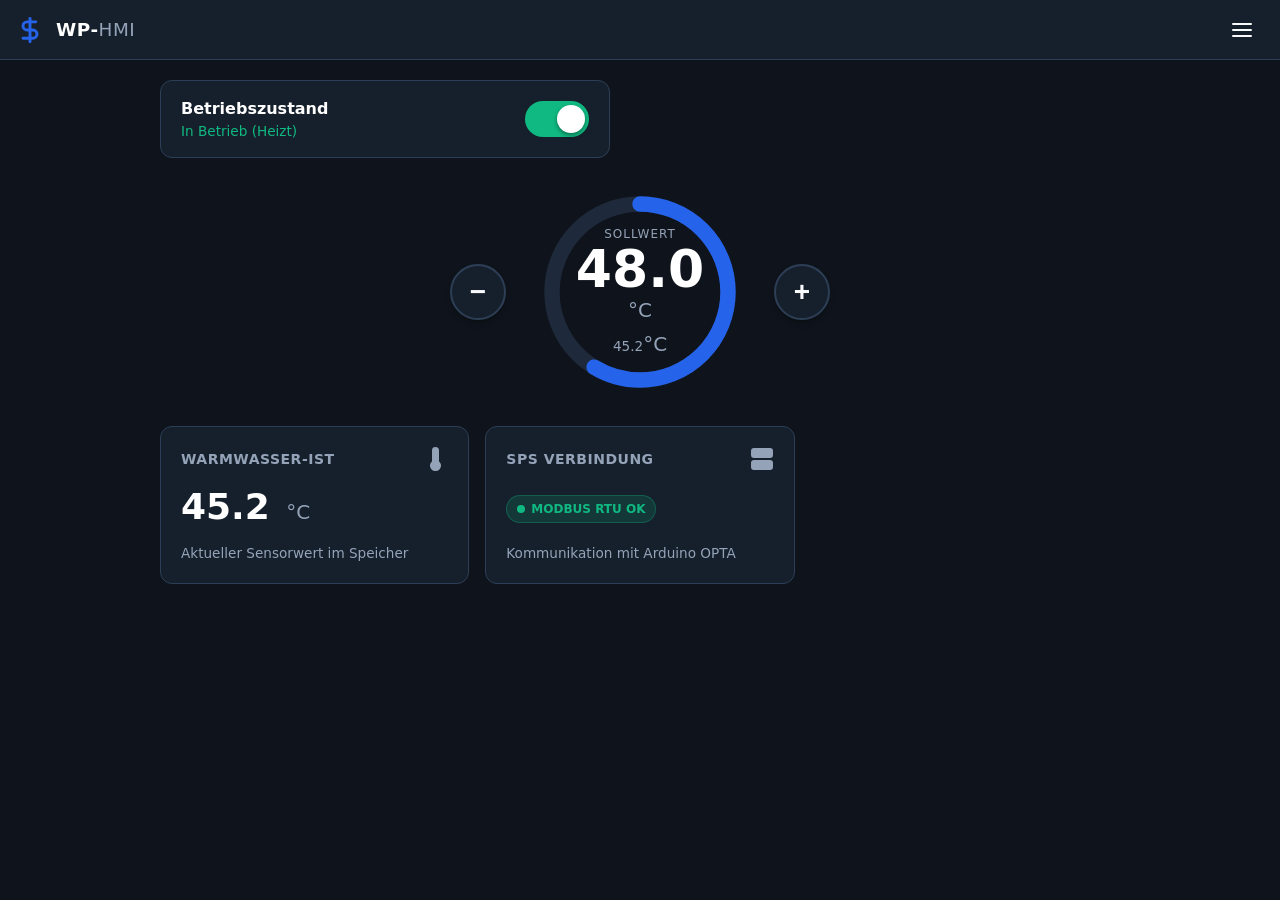
<file: index.html>
<!DOCTYPE html>
<html lang="de">
<head>
  <meta charset="UTF-8">
  <meta name="viewport" content="width=device-width, initial-scale=1.0, maximum-scale=1.0, user-scalable=no">
  <title>Brauchwasser-Wärmepumpe HMI</title>
  
  <!-- PWA Settings -->
  <link rel="manifest" href="manifest.webmanifest">
  <meta name="theme-color" content="#0f141c">
  <meta name="apple-mobile-web-app-capable" content="yes">
  <meta name="apple-mobile-web-app-status-bar-style" content="black-translucent">
  <meta name="description" content="Lokales Bedien- und Visualisierungs-Gateway für Brauchwasser-Wärmepumpe über ESP32-S3 und Arduino OPTA.">

  <!-- Core Styling -->
  <link rel="stylesheet" href="css/style.css">
</head>
<body>

  <div id="app-shell">
    
    <!-- Fixed Top Header -->
    <header>
      <div class="header-left" style="cursor: pointer;">
        <svg class="logo-icon" viewBox="0 0 24 24" fill="none" stroke="currentColor" stroke-width="2.5" stroke-linecap="round" stroke-linejoin="round">
          <path d="M12 2v20M17 5H9.5a3.5 3.5 0 0 0 0 7h5a3.5 3.5 0 0 1 0 7H6"/>
        </svg>
        <div class="logo-text">WP-<span>HMI</span></div>
      </div>
      <button id="btn-menu" class="btn-icon" aria-label="Menü öffnen">
        <svg class="icon" viewBox="0 0 24 24">
          <line x1="3" y1="12" x2="21" y2="12" stroke="currentColor" stroke-width="2" stroke-linecap="round"/>
          <line x1="3" y1="6" x2="21" y2="6" stroke="currentColor" stroke-width="2" stroke-linecap="round"/>
          <line x1="3" y1="18" x2="21" y2="18" stroke="currentColor" stroke-width="2" stroke-linecap="round"/>
        </svg>
      </button>
    </header>

    <!-- Side Menu Overlay -->
    <div id="drawer-overlay"></div>

    <!-- Side Navigation Menu (Drawer) -->
    <nav id="drawer" aria-label="Hauptmenü">
      <div class="drawer-header">
        <h3>HMI Navigation</h3>
        <button id="btn-close-menu" class="btn-icon" aria-label="Menü schließen">
          <svg class="icon" viewBox="0 0 24 24">
            <line x1="18" y1="6" x2="6" y2="18" stroke="currentColor" stroke-width="2" stroke-linecap="round"/>
            <line x1="6" y1="6" x2="18" y2="18" stroke="currentColor" stroke-width="2" stroke-linecap="round"/>
          </svg>
        </button>
      </div>
      
      <ul class="drawer-menu">
        <li class="drawer-menu-item active" data-section="home">
          <a href="#home">
            <svg class="icon" viewBox="0 0 24 24" fill="none" stroke="currentColor" stroke-width="2">
              <path d="M3 9l9-7 9 7v11a2 2 0 0 1-2 2H5a2 2 0 0 1-2-2z"/>
              <polyline points="9 22 9 12 15 12 15 22"/>
            </svg>
            Dashboard
          </a>
        </li>
        <li class="drawer-menu-item" data-section="values">
          <a href="#values">
            <svg class="icon" viewBox="0 0 24 24" fill="none" stroke="currentColor" stroke-width="2">
              <line x1="18" y1="20" x2="18" y2="10"/>
              <line x1="12" y1="20" x2="12" y2="4"/>
              <line x1="6" y1="20" x2="6" y2="14"/>
            </svg>
            Systemwerte
          </a>
        </li>
        <li class="drawer-menu-item" data-section="settings">
          <a href="#settings">
            <svg class="icon" viewBox="0 0 24 24" fill="none" stroke="currentColor" stroke-width="2">
              <circle cx="12" cy="12" r="3"/>
              <path d="M19.4 15a1.65 1.65 0 0 0 .33 1.82l.06.06a2 2 0 1 1-2.83 2.83l-.06-.06a1.65 1.65 0 0 0-1.82-.33 1.65 1.65 0 0 0-1 1.51V21a2 2 0 0 1-4 0v-.09A1.65 1.65 0 0 0 9 19.4a1.65 1.65 0 0 0-1.82.33l-.06.06a2 2 0 1 1-2.83-2.83l.06-.06a1.65 1.65 0 0 0 .33-1.82 1.65 1.65 0 0 0-1.51-1H3a2 2 0 0 1 0-4h.09A1.65 1.65 0 0 0 4.6 9a1.65 1.65 0 0 0-.33-1.82l-.06-.06a2 2 0 1 1 2.83-2.83l.06.06a1.65 1.65 0 0 0 1.82.33H9a1.65 1.65 0 0 0 1-1.51V3a2 2 0 0 1 4 0v.09a1.65 1.65 0 0 0 1 1.51 1.65 1.65 0 0 0 1.82-.33l.06-.06a2 2 0 1 1 2.83 2.83l-.06.06a1.65 1.65 0 0 0-.33 1.82V9a1.65 1.65 0 0 0 1.51 1H21a2 2 0 0 1 0 4h-.09a1.65 1.65 0 0 0-1.51 1z"/>
            </svg>
            Einstellungen
          </a>
        </li>
      </ul>

      <!-- Modbus Connection Simulator (Basement Test Utility) -->
      <div style="margin-top: auto; padding-top: 20px; border-top: 1px solid var(--border-color);">
        <h4 style="font-size: 0.8rem; text-transform: uppercase; color: var(--text-muted); margin-bottom: 12px; letter-spacing: 0.5px;">Schnittstellen-Simulation</h4>
        <div style="display: flex; justify-content: space-between; align-items: center; background: var(--bg-primary); padding: 10px 12px; border-radius: 8px; border: 1px solid var(--border-color);">
          <span style="font-size: 0.85rem; font-weight: 500;">Modbus RTU aktiv</span>
          <label class="switch" style="transform: scale(0.85);">
            <input type="checkbox" id="modbus-toggle" checked>
            <span class="slider"></span>
          </label>
        </div>
      </div>
    </nav>

    <!-- Toast Banner System (Notifications) -->
    <div id="toast-container"></div>

    <!-- Main View Area -->
    <main>
      
      <!-- ================= HOMESCREEN SECTION ================= -->
      <div id="section-home" class="content-container active">
        
        <!-- On/Off Switch -->
        <div class="power-section">
          <div class="power-label">
            <span class="power-title">Betriebszustand</span>
            <span id="power-status-text" class="power-subtitle">In Betrieb</span>
          </div>
          <label class="switch">
            <input type="checkbox" id="power-switch" checked>
            <span class="slider"></span>
          </label>
        </div>

        <!-- Temperature Controller Widget -->
        <div class="dial-container">
          <div class="dial-controls">
            <button id="btn-minus" class="btn-round" aria-label="Sollwert senken">−</button>
            
            <div class="radial-dial">
              <svg id="radial-dial-svg" viewBox="0 0 200 200">
                <!-- Outer Track -->
                <circle cx="100" cy="100" r="80" class="track"/>
                <!-- Filled Value Gauge -->
                <circle id="dial-fill" cx="100" cy="100" r="80" class="fill" stroke-dasharray="502.65" stroke-dashoffset="150"/>
              </svg>
              <div class="dial-text">
                <span class="dial-label">Sollwert</span>
                <span id="setpoint-num" class="dial-val-number">48.0</span>
                <span class="dial-val-unit">°C</span>
                <span id="current-temp-dial-sub" style="font-size: 0.85rem; color: var(--text-muted); margin-top: 4px; font-weight: 500;">Ist: --</span>
              </div>
            </div>
            
            <button id="btn-plus" class="btn-round" aria-label="Sollwert erhöhen">+</button>
          </div>
          
          <!-- Warning badge if temperature is above 55°C (lime scaling warning) -->
          <div id="dial-warning-badge" class="badge badge-warning" style="display: none; padding: 6px 12px; margin-top: -8px;">
            ⚠️ Temp > 55 °C: Erhöhte Verkalkungsgefahr!
          </div>
        </div>

        <!-- Dashboard Cards Grid -->
        <div class="card-grid" style="margin-top: 16px; width: 100%;">
          
          <!-- Card: Warmwasser Ist-Temperatur -->
          <div class="card">
            <div class="card-title">
              Warmwasser-Ist
              <svg class="icon" style="color: var(--text-muted)" viewBox="0 0 24 24" fill="none" stroke="currentColor" stroke-width="2">
                <path d="M14 14.76V3.5a2.5 2.5 0 0 0-5 0v11.26a4.5 4.5 0 1 0 5 0z"/>
              </svg>
            </div>
            <div id="current-temp-val" class="card-value">
              45.2 <span class="unit">°C</span>
            </div>
            <div class="card-footer">Aktueller Sensorwert im Speicher</div>
          </div>

          <!-- Card: Modbus Verbindung -->
          <div class="card">
            <div class="card-title">
              SPS Verbindung
              <svg class="icon" style="color: var(--text-muted)" viewBox="0 0 24 24" fill="none" stroke="currentColor" stroke-width="2">
                <rect x="2" y="2" width="20" height="8" rx="2" ry="2"/>
                <rect x="2" y="14" width="20" height="8" rx="2" ry="2"/>
                <line x1="6" y1="6" x2="6.01" y2="6"/>
                <line x1="6" y1="18" x2="6.01" y2="18"/>
              </svg>
            </div>
            <div style="margin-top: 8px;">
              <span id="modbus-badge" class="badge badge-success">Modbus RTU OK</span>
            </div>
            <div class="card-footer">Kommunikation mit Arduino OPTA</div>
          </div>

        </div>

      </div>

      <!-- ================= VALUES SECTION ================= -->
      <div id="section-values" class="content-container">
        <h2 class="page-title">Anlagen-Systemwerte</h2>
        
        <div class="values-list">
          <div class="values-row">
            <span class="values-label">
              <span style="width: 8px; height: 8px; border-radius: 50%; background: var(--color-primary);"></span>
              Warmwasser-Isttemperatur
            </span>
            <span id="val-ist-temp" class="values-val">45.2 <span class="unit">°C</span></span>
          </div>
          
          <div class="values-row">
            <span class="values-label">
              <span style="width: 8px; height: 8px; border-radius: 50%; background: var(--color-primary);"></span>
              Verdampfertemperatur
            </span>
            <span id="val-evap-temp" class="values-val">6.4 <span class="unit">°C</span></span>
          </div>
          
          <div class="values-row">
            <span class="values-label">
              <span style="width: 8px; height: 8px; border-radius: 50%; background: var(--color-primary);"></span>
              Lüfterdrehzahl
            </span>
            <span id="val-fan-speed" class="values-val">1450 <span class="unit">U/min</span></span>
          </div>
          
          <div class="values-row">
            <span class="values-label">
              <span style="width: 8px; height: 8px; border-radius: 50%; background: var(--color-primary);"></span>
              Zusatzheizung (Heizstab)
            </span>
            <span id="val-heater-state" class="values-val">Aus</span>
          </div>

          <div class="values-row">
            <span class="values-label">
              <span style="width: 8px; height: 8px; border-radius: 50%; background: var(--color-primary);"></span>
              Modbus RTU Übertragungsstatus
            </span>
            <span id="val-modbus-state" class="badge badge-success">Bereit</span>
          </div>
        </div>
      </div>

      <!-- ================= SETTINGS SECTION ================= -->
      <div id="section-settings" class="content-container">
        <h2 class="page-title">Anlagen-Einstellungen</h2>
        
        <div class="card-grid" style="grid-template-columns: 1fr; gap: 20px;">
          
          <!-- Card: Betriebsmodus -->
          <div class="card">
            <h3 class="card-title">Betriebsmodus</h3>
            <div class="form-group" style="margin-top: 10px;">
              <label for="opt-operation-mode">Wählen Sie den gewünschten Heizmodus aus:</label>
              <select id="opt-operation-mode" class="input-control">
                <option value="wp">Wärmepumpe (Eco)</option>
                <option value="wp_stab">Wärmepumpe + Heizstab (Hybrid)</option>
                <option value="stab">Nur Heizstab (Notbetrieb)</option>
                <option value="ext">Externe Heizung (Gas/Holz)</option>
                <option value="wp_ext">Wärmepumpe + Extern</option>
              </select>
            </div>
            <div class="card-footer">Die SPS regelt die Ansteuerung entsprechend der Effizienzkurve.</div>
          </div>

          <!-- Card: Legionellen-Desinfektion -->
          <div class="card">
            <div style="display: flex; justify-content: space-between; align-items: center; border-bottom: 1px solid var(--border-color); padding-bottom: 12px;">
              <h3 class="card-title" style="margin: 0;">Legionellen-Desinfektion</h3>
              <span id="disinf-status-badge" class="badge badge-inactive">Inaktiv</span>
            </div>
            
            <p style="font-size: 0.875rem; color: var(--text-muted); line-height: 1.4; margin-top: 12px;">
              Durch das Aufheizen des Wasserspiegels auf höhere Temperaturen werden pathogene Keime zuverlässig abgetötet.
            </p>

            <!-- Disinfection Configuration Fields -->
            <div class="disinfection-controls-grid">
              <div class="form-group">
                <label for="disinf-target">Zieltemperatur (°C)</label>
                <input type="number" id="disinf-target" class="input-control" min="60" max="70" value="62">
              </div>
              <div class="form-group">
                <label for="disinf-hold">Haltedauer (Minuten)</label>
                <input type="number" id="disinf-hold" class="input-control" min="30" max="180" value="45">
              </div>
              <div class="form-group" style="grid-column: 1 / -1;">
                <label for="disinf-max-time">Max. Aufheizzeit (Minuten)</label>
                <input type="number" id="disinf-max-time" class="input-control" min="60" max="360" value="120">
              </div>
            </div>

            <!-- Simulation Metrics -->
            <div id="disinf-current-metrics" style="background: var(--bg-primary); border: 1px solid var(--border-color); padding: 12px; border-radius: 6px; font-size: 0.85rem; color: var(--text-main); margin-top: 12px; display: none;">
              Aufheizphase läuft...
            </div>

            <!-- Start Button / Toggle -->
            <div style="display: flex; justify-content: space-between; align-items: center; background: var(--bg-primary); padding: 12px 16px; border-radius: 8px; border: 1px solid var(--border-color); margin-top: 16px;">
              <span style="font-weight: 600; font-size: 0.95rem;">Desinfektion starten</span>
              <label class="switch">
                <input type="checkbox" id="disinf-toggle">
                <span class="slider"></span>
              </label>
            </div>
            
            <div class="card-footer">Hinweis: Desinfektion deaktiviert den Standard-Eco-Modus während des Heizens.</div>
          </div>

          <!-- Card: WLAN Access Point -->
          <div class="card">
            <h3 class="card-title">Lokales WLAN-Netzwerk</h3>
            <p style="font-size: 0.875rem; color: var(--text-muted); line-height: 1.4; margin-top: 6px;">
              Konfiguration des lokalen Access-Points, der vom ESP32-S3 Gateway zur Verfügung gestellt wird.
            </p>
            <div style="margin-top: 16px;">
              <button onclick="navigateTo('wifi')" class="btn-secondary">
                <svg class="icon" viewBox="0 0 24 24" fill="none" stroke="currentColor" stroke-width="2">
                  <path d="M5 12.55a11 11 0 0 1 14.08 0"/>
                  <path d="M1.42 9a16 16 0 0 1 21.16 0"/>
                  <path d="M8.53 16.11a6 6 0 0 1 6.95 0"/>
                  <line x1="12" y1="20" x2="12.01" y2="20" stroke-width="3" stroke-linecap="round"/>
                </svg>
                WLAN-Einstellungen konfigurieren
              </button>
            </div>
            <div class="card-footer">Gateway läuft als lokales, offline-fähiges Captive Portal.</div>
          </div>

        </div>
      </div>

      <!-- ================= WIFI SETTINGS SECTION ================= -->
      <div id="section-wifi" class="content-container">
        <h2 class="page-title">WLAN Access-Point konfigurieren</h2>
        
        <div class="card">
          <form id="wifi-form" novalidate>
            <div class="form-group">
              <label for="wifi-ssid">WLAN Name (SSID)</label>
              <input type="text" id="wifi-ssid" class="input-control" placeholder="Wiederholen Sie den WLAN-Namen" required>
            </div>
            
            <div class="form-group">
              <label for="wifi-pass">Neues Passwort</label>
              <input type="password" id="wifi-pass" class="input-control" placeholder="Mindestens 8 Zeichen" required>
            </div>
            
            <div class="form-group">
              <label for="wifi-pass-confirm">Passwort wiederholen</label>
              <input type="password" id="wifi-pass-confirm" class="input-control" placeholder="Gleiches Passwort eingeben" required>
            </div>

            <div style="margin-top: 24px; display: flex; flex-direction: column; gap: 12px;">
              <button type="submit" class="btn-primary">
                Speichern und neu starten
              </button>
              <button type="button" onclick="navigateTo('settings')" class="btn-secondary">
                Abbrechen
              </button>
            </div>
          </form>
          
          <div class="card-footer" style="margin-top: 20px;">
            ⚠️ Nach dem Speichern startet der ESP32 den Access Point neu. Sie werden getrennt und müssen sich neu mit den neuen Zugangsdaten verbinden.
          </div>
        </div>
      </div>

    </main>
  </div>

  <!-- Modal overlay for Reboot Countdown -->
  <div id="reboot-modal" class="modal-overlay">
    <div class="modal-container">
      <svg class="modal-icon" style="color: var(--color-warning);" viewBox="0 0 24 24" fill="none" stroke="currentColor" stroke-width="2">
        <path d="M21.5 2v6h-6M21.34 15.57a10 10 0 1 1-.57-8.38l5.67-5.67"/>
      </svg>
      <h3 class="modal-title">Gateway wird neu gestartet</h3>
      <p class="modal-text">
        Die WLAN-Einstellungen wurden gespeichert. Das Gateway startet den Access Point neu. Ihre Verbindung wird getrennt.<br><br>
        Verbindungsaufbau in:
      </p>
      <div id="reboot-countdown" style="font-size: 3.5rem; font-weight: 800; color: var(--color-warning); margin-bottom: 24px;">10</div>
      <p style="font-size: 0.8rem; color: var(--text-muted);">
        Bitte suchen Sie anschließend in Ihren WLAN-Einstellungen nach der geänderten SSID und melden Sie sich erneut an.
      </p>
    </div>
  </div>

  <!-- Core Javascript Logic -->
  <script src="js/app.js"></script>
</body>
</html>
</file>
<file: css/style.css>
/* 
   ==========================================================================
   Web-HMI: Industrial Dark Command Design System
   Designed for local ESP32-S3 Gateway controlling Brauchwasser-Wärmepumpe
   ========================================================================== 
*/

:root {
  /* Color System */
  --bg-primary: #0f141c;
  --bg-card: #16202c;
  --bg-input: #1e293b;
  --border-color: #2d3f56;
  
  --text-main: #f8fafc;
  --text-muted: #94a3b8;
  --text-active: #ffffff;
  
  --color-primary: #2563eb;
  --color-primary-hover: #3b82f6;
  --color-primary-dim: rgba(37, 99, 235, 0.15);
  
  --color-success: #10b981;
  --color-success-dim: rgba(16, 185, 129, 0.15);
  --color-warning: #f59e0b;
  --color-warning-dim: rgba(245, 158, 11, 0.15);
  --color-error: #ef4444;
  --color-error-dim: rgba(239, 68, 68, 0.15);
  --color-inactive: #475569;

  /* Font settings */
  --font-family: system-ui, -apple-system, BlinkMacSystemFont, "Segoe UI", Roboto, "Helvetica Neue", Arial, sans-serif;
  
  /* Layout tokens */
  --header-height: 60px;
  --max-width: 960px;
  --border-radius: 12px;
  --transition-speed: 0.2s;
}

/* Base Reset & Styling */
* {
  box-sizing: border-box;
  margin: 0;
  padding: 0;
  -webkit-tap-highlight-color: transparent;
}

body {
  font-family: var(--font-family);
  background-color: var(--bg-primary);
  color: var(--text-main);
  line-height: 1.5;
  font-size: 16px;
  overflow-x: hidden;
}

/* App Shell Container */
#app-shell {
  display: flex;
  flex-direction: column;
  min-height: 100vh;
}

/* Fixed Header */
header {
  position: fixed;
  top: 0;
  left: 0;
  right: 0;
  height: var(--header-height);
  background-color: var(--bg-card);
  border-bottom: 1px solid var(--border-color);
  display: flex;
  align-items: center;
  justify-content: space-between;
  padding: 0 16px;
  z-index: 100;
}

.header-left {
  display: flex;
  align-items: center;
  gap: 12px;
}

.logo-icon {
  width: 28px;
  height: 28px;
  color: var(--color-primary);
}

.logo-text {
  font-size: 1.15rem;
  font-weight: 700;
  letter-spacing: 0.5px;
  color: var(--text-active);
  text-transform: uppercase;
}

.logo-text span {
  font-weight: 400;
  color: var(--text-muted);
}

/* Icons via SVG */
.icon {
  width: 24px;
  height: 24px;
  fill: currentColor;
  display: inline-block;
  vertical-align: middle;
}

/* Tactile Buttons */
.btn-nav, .btn-icon {
  background: none;
  border: none;
  color: var(--text-main);
  cursor: pointer;
  width: 44px;
  height: 44px;
  display: flex;
  align-items: center;
  justify-content: center;
  border-radius: 8px;
  transition: background-color var(--transition-speed);
}

.btn-nav:hover, .btn-icon:hover {
  background-color: var(--bg-input);
}

.btn-nav:active, .btn-icon:active {
  background-color: var(--border-color);
}

/* Main Content Area */
main {
  margin-top: var(--header-height);
  padding: 20px 16px;
  flex-grow: 1;
  display: flex;
  flex-direction: column;
  align-items: center;
}

.content-container {
  width: 100%;
  max-width: var(--max-width);
  display: none; /* Controlled by routing JS */
}

.content-container.active {
  display: block;
}

/* Page Header Typography */
.page-title {
  font-size: 1.5rem;
  font-weight: 600;
  margin-bottom: 20px;
  color: var(--text-active);
  border-left: 4px solid var(--color-primary);
  padding-left: 10px;
}

/* Side Navigation Menu (Drawer) */
#drawer {
  position: fixed;
  top: 0;
  right: 0;
  bottom: 0;
  width: 280px;
  background-color: var(--bg-card);
  border-left: 1px solid var(--border-color);
  z-index: 200;
  transform: translateX(100%);
  transition: transform 0.3s ease-out;
  padding: 24px 16px;
  display: flex;
  flex-direction: column;
  gap: 32px;
}

#drawer.open {
  transform: translateX(0);
}

/* Menu overlay */
#drawer-overlay {
  position: fixed;
  top: 0;
  left: 0;
  right: 0;
  bottom: 0;
  background-color: rgba(0,0,0,0.6);
  backdrop-filter: blur(2px);
  z-index: 150;
  display: none;
}

#drawer-overlay.open {
  display: block;
}

.drawer-header {
  display: flex;
  justify-content: space-between;
  align-items: center;
}

.drawer-header h3 {
  font-size: 1.2rem;
  color: var(--text-active);
}

.drawer-menu {
  list-style: none;
  display: flex;
  flex-direction: column;
  gap: 12px;
}

.drawer-menu-item a {
  display: flex;
  align-items: center;
  gap: 12px;
  padding: 14px 16px;
  color: var(--text-muted);
  text-decoration: none;
  font-weight: 500;
  border-radius: var(--border-radius);
  transition: all var(--transition-speed);
}

.drawer-menu-item a:hover {
  background-color: var(--bg-input);
  color: var(--text-active);
}

.drawer-menu-item.active a {
  background-color: var(--color-primary-dim);
  color: var(--color-primary-hover);
  border-left: 4px solid var(--color-primary);
}

/* Responsive Grid and Cards */
.card-grid {
  display: grid;
  grid-template-columns: 1fr;
  gap: 16px;
}

@media (min-width: 600px) {
  .card-grid {
    grid-template-columns: repeat(2, 1fr);
  }
}

@media (min-width: 900px) {
  .card-grid {
    grid-template-columns: repeat(3, 1fr);
  }
}

.card {
  background-color: var(--bg-card);
  border: 1px solid var(--border-color);
  border-radius: var(--border-radius);
  padding: 20px;
  display: flex;
  flex-direction: column;
  gap: 16px;
}

.card-title {
  font-size: 0.875rem;
  font-weight: 600;
  color: var(--text-muted);
  text-transform: uppercase;
  letter-spacing: 0.5px;
  display: flex;
  justify-content: space-between;
  align-items: center;
}

.card-value {
  font-size: 2.25rem;
  font-weight: 700;
  color: var(--text-active);
  line-height: 1.1;
}

.card-value span.unit {
  font-size: 1.25rem;
  font-weight: 500;
  color: var(--text-muted);
  margin-left: 4px;
}

.card-footer {
  font-size: 0.85rem;
  color: var(--text-muted);
  margin-top: auto;
}

/* Dial Temperature Controller Layout */
.dial-container {
  display: flex;
  flex-direction: column;
  align-items: center;
  margin: 24px 0;
  gap: 20px;
}

.dial-controls {
  display: flex;
  align-items: center;
  justify-content: center;
  gap: 24px;
}

/* Plus/Minus tactile buttons */
.btn-round {
  width: 56px;
  height: 56px;
  border-radius: 50%;
  background-color: var(--bg-card);
  border: 2px solid var(--border-color);
  color: var(--text-main);
  font-size: 1.75rem;
  font-weight: 600;
  display: flex;
  align-items: center;
  justify-content: center;
  cursor: pointer;
  box-shadow: 0 4px 6px -1px rgba(0,0,0,0.3);
  transition: all var(--transition-speed);
}

.btn-round:hover {
  border-color: var(--color-primary-hover);
  background-color: var(--bg-input);
}

.btn-round:active {
  transform: scale(0.95);
  background-color: var(--border-color);
}

/* SVG Radial Dial Widget */
.radial-dial {
  position: relative;
  width: 220px;
  height: 220px;
}

.radial-dial svg {
  width: 100%;
  height: 100%;
  transform: rotate(-90deg);
}

.radial-dial .track {
  fill: none;
  stroke: var(--bg-input);
  stroke-width: 14;
}

.radial-dial .fill {
  fill: none;
  stroke: var(--color-primary);
  stroke-width: 14;
  stroke-linecap: round;
  transition: stroke-dasharray 0.3s ease-out, stroke var(--transition-speed);
}

.radial-dial .fill.warning-state {
  stroke: var(--color-warning);
}

.dial-text {
  position: absolute;
  top: 50%;
  left: 50%;
  transform: translate(-50%, -50%);
  text-align: center;
  display: flex;
  flex-direction: column;
}

.dial-label {
  font-size: 0.75rem;
  text-transform: uppercase;
  letter-spacing: 1px;
  color: var(--text-muted);
}

.dial-val-number {
  font-size: 3.25rem;
  font-weight: 800;
  color: var(--text-active);
  line-height: 1;
}

.dial-val-unit {
  font-size: 1.25rem;
  font-weight: 500;
  color: var(--text-muted);
}

/* System State: On/Off Switch Widget */
.power-section {
  display: flex;
  justify-content: space-between;
  align-items: center;
  background-color: var(--bg-card);
  border: 1px solid var(--border-color);
  border-radius: var(--border-radius);
  padding: 16px 20px;
  width: 100%;
  max-width: 450px;
  margin-bottom: 24px;
}

.power-label {
  display: flex;
  flex-direction: column;
}

.power-title {
  font-weight: 700;
  color: var(--text-active);
}

.power-subtitle {
  font-size: 0.85rem;
  color: var(--text-muted);
}

/* Toggle Switch */
.switch {
  position: relative;
  display: inline-block;
  width: 64px;
  height: 36px;
}

.switch input {
  opacity: 0;
  width: 0;
  height: 0;
}

.slider {
  position: absolute;
  cursor: pointer;
  top: 0;
  left: 0;
  right: 0;
  bottom: 0;
  background-color: var(--color-inactive);
  transition: .3s;
  border-radius: 36px;
}

.slider:before {
  position: absolute;
  content: "";
  height: 28px;
  width: 28px;
  left: 4px;
  bottom: 4px;
  background-color: white;
  transition: .3s;
  border-radius: 50%;
  box-shadow: 0 2px 4px rgba(0,0,0,0.4);
}

input:checked + .slider {
  background-color: var(--color-success);
}

input:focus + .slider {
  box-shadow: 0 0 1px var(--color-success);
}

input:checked + .slider:before {
  transform: translateX(28px);
}

/* Badges for status */
.badge {
  display: inline-flex;
  align-items: center;
  gap: 6px;
  padding: 4px 10px;
  border-radius: 20px;
  font-size: 0.75rem;
  font-weight: 700;
  text-transform: uppercase;
}

.badge-success {
  background-color: var(--color-success-dim);
  color: var(--color-success);
  border: 1px solid rgba(16, 185, 129, 0.3);
}

.badge-error {
  background-color: var(--color-error-dim);
  color: var(--color-error);
  border: 1px solid rgba(239, 68, 68, 0.3);
}

.badge-warning {
  background-color: var(--color-warning-dim);
  color: var(--color-warning);
  border: 1px solid rgba(245, 158, 11, 0.3);
}

.badge-inactive {
  background-color: var(--bg-input);
  color: var(--text-muted);
  border: 1px solid var(--border-color);
}

/* Forms & Inputs styling */
.form-group {
  display: flex;
  flex-direction: column;
  gap: 8px;
  margin-bottom: 16px;
  width: 100%;
}

.form-group label {
  font-size: 0.875rem;
  font-weight: 600;
  color: var(--text-muted);
}

.input-control {
  background-color: var(--bg-input);
  border: 1px solid var(--border-color);
  border-radius: 8px;
  padding: 12px 16px;
  color: var(--text-active);
  font-size: 1rem;
  font-family: var(--font-family);
  width: 100%;
  outline: none;
  transition: border-color var(--transition-speed);
}

.input-control:focus {
  border-color: var(--color-primary-hover);
}

.error-text {
  font-size: 0.8rem;
  color: var(--color-error);
  display: none;
  margin-top: 4px;
}

.error-text.show {
  display: block;
}

/* Select dropdown */
select.input-control {
  appearance: none;
  background-image: url("data:image/svg+xml;utf8,<svg xmlns='http://www.w3.org/2000/svg' width='24' height='24' viewBox='0 0 24 24' fill='none' stroke='%2394a3b8' stroke-width='2' stroke-linecap='round' stroke-linejoin='round'><polyline points='6 9 12 15 18 9'></polyline></svg>");
  background-repeat: no-repeat;
  background-position: right 12px center;
  background-size: 18px;
  padding-right: 40px;
}

/* UI Buttons */
.btn-primary {
  background-color: var(--color-primary);
  border: none;
  color: white;
  font-size: 1rem;
  font-weight: 600;
  padding: 14px 20px;
  border-radius: var(--border-radius);
  cursor: pointer;
  transition: background-color var(--transition-speed);
  display: inline-flex;
  align-items: center;
  justify-content: center;
  gap: 8px;
  width: 100%;
}

.btn-primary:hover {
  background-color: var(--color-primary-hover);
}

.btn-primary:active {
  transform: scale(0.99);
}

.btn-secondary {
  background-color: transparent;
  border: 1px solid var(--border-color);
  color: var(--text-main);
  font-size: 1rem;
  font-weight: 600;
  padding: 14px 20px;
  border-radius: var(--border-radius);
  cursor: pointer;
  transition: all var(--transition-speed);
  display: inline-flex;
  align-items: center;
  justify-content: center;
  gap: 8px;
  width: 100%;
}

.btn-secondary:hover {
  background-color: var(--bg-input);
}

/* Modals & Overlay Alerts */
.modal-overlay {
  position: fixed;
  top: 0;
  left: 0;
  right: 0;
  bottom: 0;
  background-color: rgba(0,0,0,0.8);
  backdrop-filter: blur(4px);
  z-index: 1000;
  display: flex;
  align-items: center;
  justify-content: center;
  padding: 20px;
  opacity: 0;
  pointer-events: none;
  transition: opacity 0.3s ease;
}

.modal-overlay.active {
  opacity: 1;
  pointer-events: auto;
}

.modal-container {
  background-color: var(--bg-card);
  border: 2px solid var(--border-color);
  border-radius: var(--border-radius);
  padding: 24px;
  width: 100%;
  max-width: 480px;
  box-shadow: 0 20px 25px -5px rgba(0, 0, 0, 0.5);
  transform: translateY(20px);
  transition: transform 0.3s ease;
  text-align: center;
}

.modal-overlay.active .modal-container {
  transform: translateY(0);
}

.modal-icon {
  width: 48px;
  height: 48px;
  margin: 0 auto 16px auto;
}

.modal-title {
  font-size: 1.25rem;
  font-weight: 700;
  margin-bottom: 8px;
  color: var(--text-active);
}

.modal-text {
  color: var(--text-muted);
  font-size: 0.95rem;
  margin-bottom: 24px;
  line-height: 1.4;
}

/* Grid layout for Values lists */
.values-list {
  display: flex;
  flex-direction: column;
  gap: 0;
  width: 100%;
  border-radius: var(--border-radius);
  overflow: hidden;
  border: 1px solid var(--border-color);
}

.values-row {
  display: flex;
  justify-content: space-between;
  align-items: center;
  padding: 16px 20px;
  background-color: var(--bg-card);
  border-bottom: 1px solid var(--border-color);
}

.values-row:last-child {
  border-bottom: none;
}

.values-row:nth-child(even) {
  background-color: rgba(22, 32, 44, 0.6);
}

.values-label {
  font-weight: 500;
  color: var(--text-main);
  display: flex;
  align-items: center;
  gap: 10px;
}

.values-val {
  font-weight: 700;
  color: var(--text-active);
  font-size: 1.15rem;
}

.values-val span.unit {
  font-weight: 500;
  color: var(--text-muted);
  margin-left: 4px;
  font-size: 0.9rem;
}

/* Info Banner Notification */
.notification {
  width: 100%;
  max-width: var(--max-width);
  background-color: var(--bg-card);
  border: 1px solid var(--border-color);
  border-left: 4px solid var(--color-primary);
  border-radius: var(--border-radius);
  padding: 14px 16px;
  margin-bottom: 20px;
  display: flex;
  align-items: center;
  justify-content: space-between;
  gap: 12px;
  animation: slideInDown 0.3s ease-out;
}

.notification.success {
  border-left-color: var(--color-success);
}

.notification.warning {
  border-left-color: var(--color-warning);
}

.notification.error {
  border-left-color: var(--color-error);
}

.notification-content {
  display: flex;
  align-items: center;
  gap: 12px;
  font-size: 0.9rem;
}

.notification-close {
  background: none;
  border: none;
  color: var(--text-muted);
  cursor: pointer;
  padding: 4px;
}

.notification-close:hover {
  color: var(--text-main);
}

/* Animations */
@keyframes slideInDown {
  from {
    transform: translateY(-20px);
    opacity: 0;
  }
  to {
    transform: translateY(0);
    opacity: 1;
  }
}

/* Toast Notifications */
#toast-container {
  position: fixed;
  bottom: 20px;
  left: 50%;
  transform: translateX(-50%);
  z-index: 2000;
  display: flex;
  flex-direction: column;
  gap: 8px;
  width: 90%;
  max-width: 400px;
  pointer-events: none;
}

.toast {
  background-color: var(--bg-card);
  border: 1px solid var(--border-color);
  border-left: 4px solid var(--color-primary);
  border-radius: 8px;
  padding: 12px 16px;
  color: var(--text-active);
  font-size: 0.9rem;
  box-shadow: 0 10px 15px -3px rgba(0, 0, 0, 0.4);
  pointer-events: auto;
  display: flex;
  align-items: center;
  justify-content: space-between;
  animation: toastFadeIn 0.3s ease-out;
}

.toast.success { border-left-color: var(--color-success); }
.toast.warning { border-left-color: var(--color-warning); }
.toast.error { border-left-color: var(--color-error); }

@keyframes toastFadeIn {
  from { transform: translateY(20px); opacity: 0; }
  to { transform: translateY(0); opacity: 1; }
}

/* Disinfection panel settings styling */
.disinfection-controls-grid {
  display: grid;
  grid-template-columns: 1fr;
  gap: 12px;
  margin-top: 12px;
}

@media (min-width: 480px) {
  .disinfection-controls-grid {
    grid-template-columns: 1fr 1fr;
  }
}
</file>
